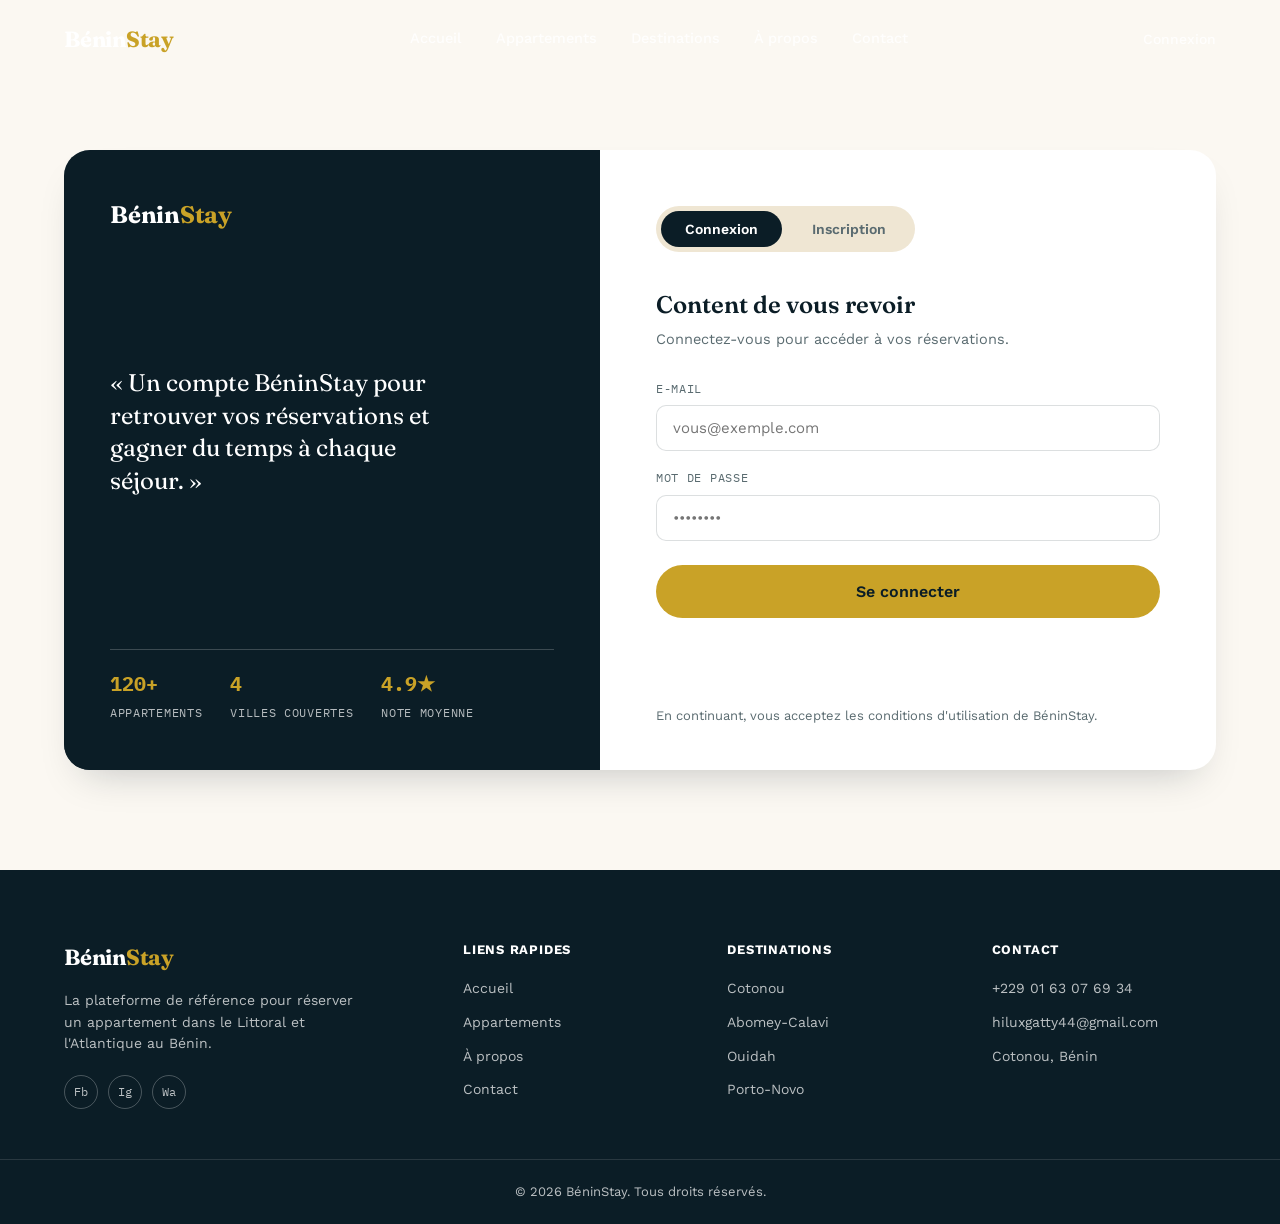
<file: compte.html>
<!DOCTYPE html>
<html lang="fr">
<head>
  <meta charset="UTF-8">
  <meta name="viewport" content="width=device-width, initial-scale=1.0">
  <title>Connexion / Inscription — BéninStay</title>

  <link rel="preconnect" href="https://fonts.googleapis.com">
  <link rel="preconnect" href="https://fonts.gstatic.com" crossorigin>
  <link href="https://fonts.googleapis.com/css2?family=Fraunces:ital,opsz,wght@0,9..144,400;0,9..144,600;0,9..144,700;1,9..144,500&family=Work+Sans:wght@400;500;600;700&family=IBM+Plex+Mono:wght@500&display=swap" rel="stylesheet">

  <link rel="stylesheet" href="css/style.css">
</head>
<body>

  <!-- ============================== -->
  <!-- NAVBAR -->
  <!-- ============================== -->
  <header class="navbar navbar--solid" id="navbar">
    <div class="navbar__inner">
      <a href="index.html" class="navbar__logo">Bénin<span>Stay</span></a>

      <nav class="navbar__links" id="navLinks">
        <a href="index.html">Accueil</a>
        <a href="appartements.html">Appartements</a>
        <a href="index.html#destinations">Destinations</a>
        <a href="index.html#apropos">À propos</a>
        <a href="contact.html">Contact</a>
      </nav>

      <div class="navbar__actions">
        <span id="navAuthSlot"><a href="compte.html" class="navbar__login">Connexion</a></span>
        <button class="navbar__burger" id="navBurger" aria-label="Ouvrir le menu" aria-expanded="false">
          <span></span>
          <span></span>
          <span></span>
        </button>
      </div>
    </div>
  </header>

  <!-- ============================== -->
  <!-- ESPACE UTILISATEUR -->
  <!-- ============================== -->
  <section class="auth">
    <div class="auth__card">

      <!-- Panneau visuel -->
      <div class="auth__visual">
        <div class="auth__visual-top">
          <a href="index.html" class="navbar__logo">Bénin<span>Stay</span></a>
        </div>
        <div class="auth__visual-quote">
          <p>« Un compte BéninStay pour retrouver vos réservations et gagner du temps à chaque séjour. »</p>
        </div>
        <div class="auth__visual-stats">
          <div><strong>120+</strong><span>Appartements</span></div>
          <div><strong>4</strong><span>Villes couvertes</span></div>
          <div><strong>4.9★</strong><span>Note moyenne</span></div>
        </div>
      </div>

      <!-- Panneau formulaire -->
      <div class="auth__panel">
        <div class="auth__tabs">
          <button type="button" class="auth__tab is-active" data-target="formConnexion">Connexion</button>
          <button type="button" class="auth__tab" data-target="formInscription">Inscription</button>
        </div>

        <!-- Formulaire Connexion -->
        <div class="auth__form is-active" id="formConnexion">
          <h2>Content de vous revoir</h2>
          <p>Connectez-vous pour accéder à vos réservations.</p>

          <form id="loginForm" novalidate>
            <div class="form-field">
              <label for="loginEmail">E-mail</label>
              <input type="email" id="loginEmail" name="email" placeholder="vous@exemple.com" required>
            </div>
            <div class="form-field">
              <label for="loginPassword">Mot de passe</label>
              <input type="password" id="loginPassword" name="password" placeholder="••••••••" required>
            </div>

            <button type="submit" class="btn btn--gold btn--lg auth__submit">Se connecter</button>
          </form>

          <p class="auth__message" id="loginMessage"></p>
        </div>

        <!-- Formulaire Inscription -->
        <div class="auth__form" id="formInscription">
          <h2>Créer un compte</h2>
          <p>Rejoignez BéninStay en quelques secondes.</p>

          <form id="registerForm" novalidate>
            <div class="form-field">
              <label for="regName">Nom complet</label>
              <input type="text" id="regName" name="nom" placeholder="Votre nom" required>
            </div>
            <div class="form-field">
              <label for="regEmail">E-mail</label>
              <input type="email" id="regEmail" name="email" placeholder="vous@exemple.com" required>
            </div>
            <div class="form-field">
              <label for="regPhone">Téléphone</label>
              <input type="tel" id="regPhone" name="telephone" placeholder="Ex : 97 00 00 00" required>
            </div>
            <div class="form-field">
              <label for="regPassword">Mot de passe</label>
              <input type="password" id="regPassword" name="password" placeholder="6 caractères minimum" required minlength="6">
            </div>

            <button type="submit" class="btn btn--gold btn--lg auth__submit">Créer mon compte</button>
          </form>

          <p class="auth__message" id="registerMessage"></p>
        </div>

        <p class="auth__foot">
          En continuant, vous acceptez les conditions d'utilisation de BéninStay.
        </p>
      </div>

    </div>
  </section>

  <!-- ============================== -->
  <!-- FOOTER -->
  <!-- ============================== -->
  <footer class="footer">
    <div class="footer__inner">
      <div class="footer__brand">
        <a href="index.html" class="navbar__logo navbar__logo--footer">Bénin<span>Stay</span></a>
        <p>La plateforme de référence pour réserver un appartement dans le Littoral et l'Atlantique au Bénin.</p>
        <div class="footer__social">
          <a href="#" aria-label="Facebook">Fb</a>
          <a href="#" aria-label="Instagram">Ig</a>
          <a href="#" aria-label="WhatsApp">Wa</a>
        </div>
      </div>

      <div class="footer__col">
        <h4>Liens rapides</h4>
        <a href="index.html">Accueil</a>
        <a href="appartements.html">Appartements</a>
        <a href="index.html#apropos">À propos</a>
        <a href="contact.html">Contact</a>
      </div>

      <div class="footer__col">
        <h4>Destinations</h4>
        <a href="appartements.html">Cotonou</a>
        <a href="appartements.html">Abomey-Calavi</a>
        <a href="appartements.html">Ouidah</a>
        <a href="appartements.html">Porto-Novo</a>
      </div>

      <div class="footer__col">
        <h4>Contact</h4>
        <a href="tel:+2290163076934">+229 01 63 07 69 34</a>
        <a href="mailto:hiluxgatty44@gmail.com">hiluxgatty44@gmail.com</a>
        <span>Cotonou, Bénin</span>
      </div>
    </div>

    <div class="footer__bottom">
      <p>© 2026 BéninStay. Tous droits réservés.</p>
    </div>
  </footer>

  <script src="js/script.js"></script>
</body>
</html>
</file>
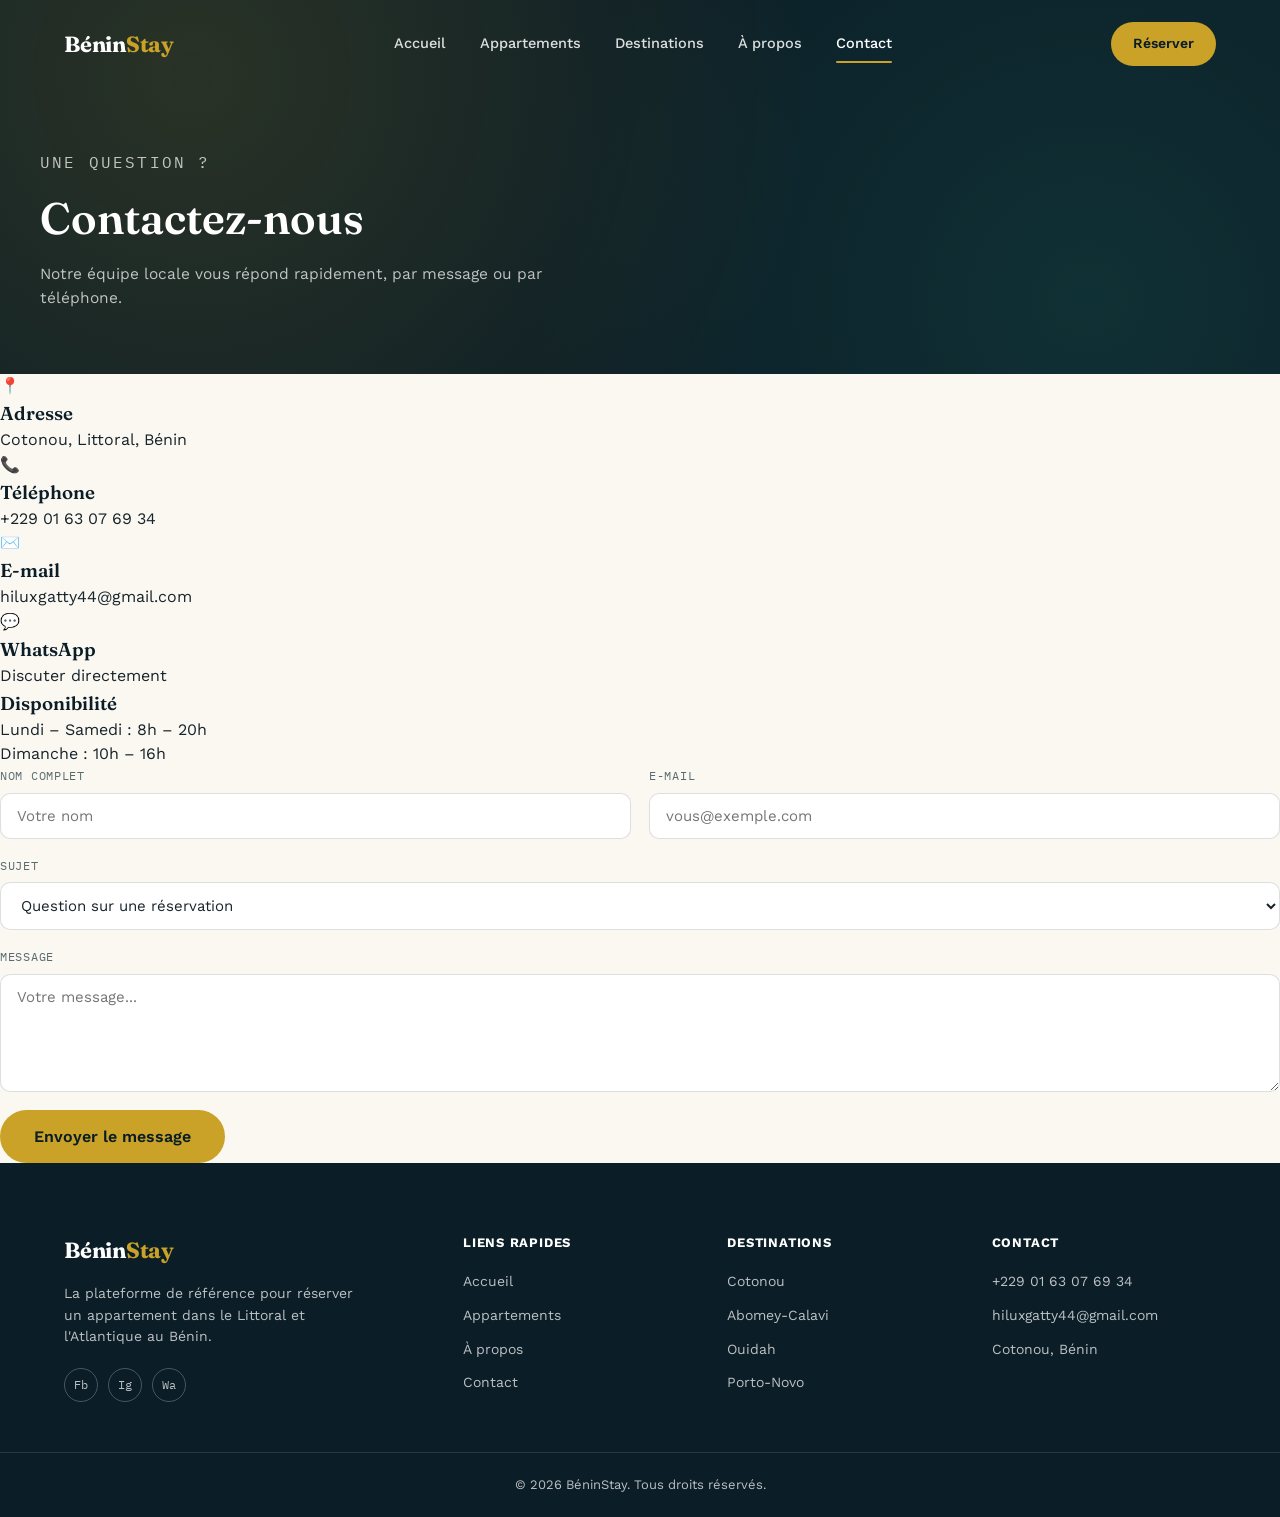
<file: contact.html>
<!DOCTYPE html>
<html lang="fr">
<head>
  <meta charset="UTF-8">
  <meta name="viewport" content="width=device-width, initial-scale=1.0">
  <title>Contact — BéninStay</title>

  <link rel="preconnect" href="https://fonts.googleapis.com">
  <link rel="preconnect" href="https://fonts.gstatic.com" crossorigin>
  <link href="https://fonts.googleapis.com/css2?family=Fraunces:ital,opsz,wght@0,9..144,400;0,9..144,600;0,9..144,700;1,9..144,500&family=Work+Sans:wght@400;500;600;700&family=IBM+Plex+Mono:wght@500&display=swap" rel="stylesheet">

  <link rel="stylesheet" href="css/style.css">
</head>
<body>

  <!-- ============================== -->
  <!-- NAVBAR -->
  <!-- ============================== -->
  <header class="navbar navbar--solid" id="navbar">
    <div class="navbar__inner">
      <a href="index.html" class="navbar__logo">Bénin<span>Stay</span></a>

      <nav class="navbar__links" id="navLinks">
        <a href="index.html">Accueil</a>
        <a href="appartements.html">Appartements</a>
        <a href="index.html#destinations">Destinations</a>
        <a href="index.html#apropos">À propos</a>
        <a href="contact.html" class="active">Contact</a>
      </nav>

      <div class="navbar__actions">
        <a href="appartements.html" class="btn btn--gold navbar__cta">Réserver</a>
        <button class="navbar__burger" id="navBurger" aria-label="Ouvrir le menu" aria-expanded="false">
          <span></span>
          <span></span>
          <span></span>
        </button>
      </div>
    </div>
  </header>

  <!-- ============================== -->
  <!-- EN-TÊTE DE PAGE -->
  <!-- ============================== -->
  <section class="page-header page-header--compact">
    <div class="page-header__inner">
      <p class="eyebrow eyebrow--light">Une question ?</p>
      <h1>Contactez-nous</h1>
      <p>Notre équipe locale vous répond rapidement, par message ou par téléphone.</p>
    </div>
  </section>

  <!-- ============================== -->
  <!-- CONTENU : COORDONNÉES + FORMULAIRE -->
  <!-- ============================== -->
  <section class="contact">

    <div class="contact__info">
      <div class="contact-block">
        <span class="contact-block__icon">📍</span>
        <div>
          <h3>Adresse</h3>
          <p>Cotonou, Littoral, Bénin</p>
        </div>
      </div>
      <div class="contact-block">
        <span class="contact-block__icon">📞</span>
        <div>
          <h3>Téléphone</h3>
          <p><a href="tel:+2290163076934">+229 01 63 07 69 34</a></p>
        </div>
      </div>
      <div class="contact-block">
        <span class="contact-block__icon">✉️</span>
        <div>
          <h3>E-mail</h3>
          <p><a href="hiluxgatty44@gmail.com">hiluxgatty44@gmail.com</a></p>
        </div>
      </div>
      <div class="contact-block">
        <span class="contact-block__icon">💬</span>
        <div>
          <h3>WhatsApp</h3>
          <p><a href="https://wa.me/2290163076934" target="_blank" rel="noopener">Discuter directement</a></p>
        </div>
      </div>

      <div class="contact-hours">
        <h3>Disponibilité</h3>
        <p>Lundi – Samedi : 8h – 20h</p>
        <p>Dimanche : 10h – 16h</p>
      </div>
    </div>

    <div class="contact__form">
      <form id="contactForm">
        <div class="form-row">
          <div class="form-field">
            <label for="contactName">Nom complet</label>
            <input type="text" id="contactName" name="nom" placeholder="Votre nom" required>
          </div>
          <div class="form-field">
            <label for="contactEmail">E-mail</label>
            <input type="email" id="contactEmail" name="email" placeholder="vous@exemple.com" required>
          </div>
        </div>

        <div class="form-field">
          <label for="contactSubject">Sujet</label>
          <select id="contactSubject" name="sujet">
            <option value="reservation">Question sur une réservation</option>
            <option value="appartement">Proposer mon appartement</option>
            <option value="partenariat">Partenariat</option>
            <option value="autre">Autre</option>
          </select>
        </div>

        <div class="form-field">
          <label for="contactMessage">Message</label>
          <textarea id="contactMessage" name="message" rows="5" placeholder="Votre message..." required></textarea>
        </div>

        <button type="submit" class="btn btn--gold btn--lg contact__submit">Envoyer le message</button>
      </form>

      <!-- Message de confirmation affiché après envoi (simulation frontend, pas de serveur pour l'instant) -->
      <div class="contact__success" id="contactSuccess" hidden>
        <span class="contact__success-icon">✓</span>
        <h3>Message envoyé</h3>
        <p>Merci, nous revenons vers vous très rapidement.</p>
      </div>
    </div>

  </section>

  <!-- ============================== -->
  <!-- FOOTER -->
  <!-- ============================== -->
  <footer class="footer">
    <div class="footer__inner">
      <div class="footer__brand">
        <a href="index.html" class="navbar__logo navbar__logo--footer">Bénin<span>Stay</span></a>
        <p>La plateforme de référence pour réserver un appartement dans le Littoral et l'Atlantique au Bénin.</p>
        <div class="footer__social">
          <a href="#" aria-label="Facebook">Fb</a>
          <a href="#" aria-label="Instagram">Ig</a>
          <a href="#" aria-label="WhatsApp">Wa</a>
        </div>
      </div>

      <div class="footer__col">
        <h4>Liens rapides</h4>
        <a href="index.html">Accueil</a>
        <a href="appartements.html">Appartements</a>
        <a href="index.html#apropos">À propos</a>
        <a href="contact.html">Contact</a>
      </div>

      <div class="footer__col">
        <h4>Destinations</h4>
        <a href="appartements.html">Cotonou</a>
        <a href="appartements.html">Abomey-Calavi</a>
        <a href="appartements.html">Ouidah</a>
        <a href="appartements.html">Porto-Novo</a>
      </div>

      <div class="footer__col">
        <h4>Contact</h4>
        <a href="tel:+2290163076934">+229 01 63 07 69 34</a>
        <a href="mailto:hiluxgatty44@gmail.com">hiluxgatty44@gmail.com</a>
        <span>Cotonou, Bénin</span>
      </div>
    </div>

    <div class="footer__bottom">
      <p>© 2026 BéninStay. Tous droits réservés.</p>
    </div>
  </footer>

  <script src="js/script.js"></script>
</body>
</html>
</file>
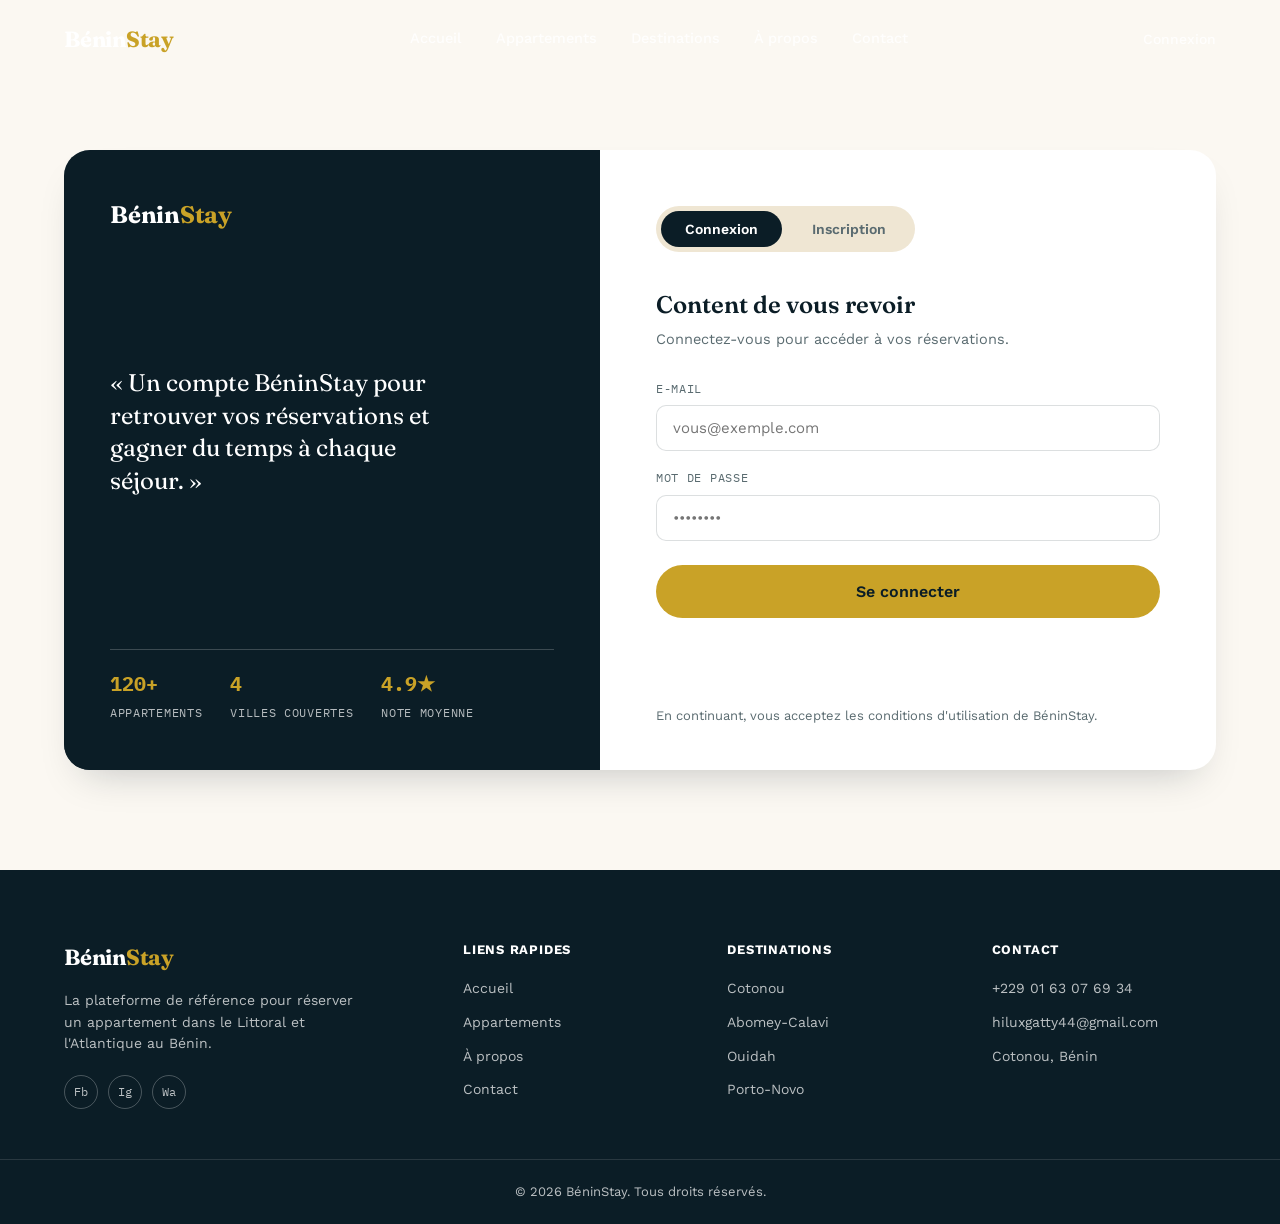
<file: mom-compte.html>
<!DOCTYPE html>
<html lang="fr">
<head>
  <meta charset="UTF-8">
  <meta name="viewport" content="width=device-width, initial-scale=1.0">
  <title>Mon compte — BéninStay</title>

  <link rel="preconnect" href="https://fonts.googleapis.com">
  <link rel="preconnect" href="https://fonts.gstatic.com" crossorigin>
  <link href="https://fonts.googleapis.com/css2?family=Fraunces:ital,opsz,wght@0,9..144,400;0,9..144,600;0,9..144,700;1,9..144,500&family=Work+Sans:wght@400;500;600;700&family=IBM+Plex+Mono:wght@500&display=swap" rel="stylesheet">

  <link rel="stylesheet" href="css/style.css">
</head>
<body>

  <!-- ============================== -->
  <!-- NAVBAR -->
  <!-- ============================== -->
  <header class="navbar navbar--solid" id="navbar">
    <div class="navbar__inner">
      <a href="index.html" class="navbar__logo">Bénin<span>Stay</span></a>

      <nav class="navbar__links" id="navLinks">
        <a href="index.html">Accueil</a>
        <a href="appartements.html">Appartements</a>
        <a href="index.html#destinations">Destinations</a>
        <a href="index.html#apropos">À propos</a>
        <a href="contact.html">Contact</a>
      </nav>

      <div class="navbar__actions">
        <span id="navAuthSlot"><a href="compte.html" class="navbar__login">Connexion</a></span>
        <button class="navbar__burger" id="navBurger" aria-label="Ouvrir le menu" aria-expanded="false">
          <span></span>
          <span></span>
          <span></span>
        </button>
      </div>
    </div>
  </header>

  <!-- ============================== -->
  <!-- MON COMPTE — HISTORIQUE DES RÉSERVATIONS -->
  <!-- ============================== -->
  <!-- Note : si personne n'est connecté, le script redirige automatiquement vers compte.html -->
  <section class="account">

    <div class="account__head">
      <div>
        <h1>Bonjour, <span id="accountGreeting">—</span></h1>
        <p>Retrouvez ici l'historique de vos réservations.</p>
      </div>
      <button type="button" class="account__logout" id="accountLogout">Se déconnecter</button>
    </div>

    <div class="history-list" id="historyList"></div>

    <div class="account__empty" id="historyEmpty" hidden>
      <h3>Aucune réservation pour l'instant</h3>
      <p>Vos futures réservations apparaîtront ici dès leur confirmation.</p>
      <a href="appartements.html" class="btn btn--gold">Découvrir les appartements</a>
    </div>

  </section>

  <!-- ============================== -->
  <!-- FOOTER -->
  <!-- ============================== -->
  <footer class="footer">
    <div class="footer__inner">
      <div class="footer__brand">
        <a href="index.html" class="navbar__logo navbar__logo--footer">Bénin<span>Stay</span></a>
        <p>La plateforme de référence pour réserver un appartement dans le Littoral et l'Atlantique au Bénin.</p>
        <div class="footer__social">
          <a href="#" aria-label="Facebook">Fb</a>
          <a href="#" aria-label="Instagram">Ig</a>
          <a href="#" aria-label="WhatsApp">Wa</a>
        </div>
      </div>

      <div class="footer__col">
        <h4>Liens rapides</h4>
        <a href="index.html">Accueil</a>
        <a href="appartements.html">Appartements</a>
        <a href="index.html#apropos">À propos</a>
        <a href="contact.html">Contact</a>
      </div>

      <div class="footer__col">
        <h4>Destinations</h4>
        <a href="appartements.html">Cotonou</a>
        <a href="appartements.html">Abomey-Calavi</a>
        <a href="appartements.html">Ouidah</a>
        <a href="appartements.html">Porto-Novo</a>
      </div>

      <div class="footer__col">
        <h4>Contact</h4>
        <a href="tel:+2290163076934">+229 01 63 07 69 34</a>
        <a href="mailto:hiluxgatty44@gmail.com">hiluxgatty44@gmail.com</a>
        <span>Cotonou, Bénin</span>
      </div>
    </div>

    <div class="footer__bottom">
      <p>© 2026 BéninStay. Tous droits réservés.</p>
    </div>
  </footer>

  <script src="js/script.js"></script>
</body>
</html>
</file>
<file: css/style.css>
/* ====================================================================
   BÉNINSTAY — style.css
   Palette : nuit du golfe (bleu très foncé), sable clair, or, teal océan
   Typo : Fraunces (titres) / Work Sans (texte) / IBM Plex Mono (prix)
   ==================================================================== */

/* ---------- 1. VARIABLES ---------- */
:root {
  /* Couleurs */
  --color-ink: #0B1D26;        /* bleu nuit profond - fonds sombres, texte fort */
  --color-ink-soft: #16303D;   /* variante un peu plus claire pour dégradés */
  --color-sand: #FBF8F2;       /* fond clair principal */
  --color-sand-deep: #EFE6D3;  /* fond clair alterné (sections "tint") */
  --color-gold: #C9A227;       /* accent chaleureux - CTA, prix, détails */
  --color-gold-dark: #A9860F;
  --color-teal: #1F6F63;       /* accent océan - liens, badges */
  --color-text: #17242B;       /* texte principal sur fond clair */
  --color-text-muted: #5A6B70;
  --color-white: #FFFFFF;

  /* Typo */
  --font-display: "Fraunces", serif;
  --font-body: "Work Sans", sans-serif;
  --font-mono: "IBM Plex Mono", monospace;

  /* Rayons / ombres */
  --radius-sm: 10px;
  --radius-md: 16px;
  --radius-lg: 26px;
  --shadow-soft: 0 20px 40px -20px rgba(11, 29, 38, 0.25);
  --shadow-card: 0 12px 30px -14px rgba(11, 29, 38, 0.28);

  --container-w: 1200px;
}

/* ---------- 2. RESET ---------- */
* { margin: 0; padding: 0; box-sizing: border-box; }

html { scroll-behavior: smooth; }

body {
  font-family: var(--font-body);
  color: var(--color-text);
  background: var(--color-sand);
  line-height: 1.55;
  overflow-x: hidden; /* évite tout débordement horizontal sur mobile */
}

img { display: block; max-width: 100%; }

a { text-decoration: none; color: inherit; }

ul { list-style: none; }

button { font-family: inherit; cursor: pointer; border: none; background: none; }

h1, h2, h3 { font-family: var(--font-display); font-weight: 600; color: var(--color-ink); }

/* conteneur générique centré */
.section {
  padding: 96px 24px;
  max-width: var(--container-w);
  margin: 0 auto;
}
.section--tint { background: var(--color-sand-deep); max-width: none; padding-left: 0; padding-right: 0; }
.section--tint > * { max-width: var(--container-w); margin-left: auto; margin-right: auto; padding-left: 24px; padding-right: 24px; }

.eyebrow {
  font-family: var(--font-mono);
  font-size: 12px;
  letter-spacing: 0.14em;
  text-transform: uppercase;
  color: var(--color-teal);
  margin-bottom: 10px;
}
.eyebrow--light { color: var(--color-gold); }

.section__head {
  display: flex;
  align-items: flex-end;
  justify-content: space-between;
  gap: 24px;
  margin-bottom: 44px;
  flex-wrap: wrap;
}
.section__title { font-size: clamp(28px, 3.4vw, 38px); }

.link-arrow {
  font-family: var(--font-mono);
  font-size: 14px;
  color: var(--color-ink);
  border-bottom: 1px solid var(--color-ink);
  padding-bottom: 2px;
  white-space: nowrap;
  transition: color .2s ease, border-color .2s ease;
}
.link-arrow:hover { color: var(--color-gold-dark); border-color: var(--color-gold-dark); }

/* ---------- 3. BOUTONS ---------- */
.btn {
  display: inline-flex;
  align-items: center;
  justify-content: center;
  gap: 8px;
  padding: 14px 28px;
  border-radius: 999px;
  font-weight: 600;
  font-size: 15px;
  transition: transform .2s ease, box-shadow .2s ease, background .2s ease, color .2s ease;
  white-space: nowrap;
}
.btn--gold {
  background: var(--color-gold);
  color: var(--color-ink);
}
.btn--gold:hover { background: var(--color-gold-dark); transform: translateY(-2px); box-shadow: var(--shadow-soft); }

.btn--ghost {
  background: transparent;
  color: var(--color-ink);
  border: 1.5px solid rgba(11, 29, 38, 0.18);
}
.btn--ghost:hover { border-color: var(--color-ink); }

.btn--lg { padding: 17px 34px; font-size: 16px; }
.btn--sm { padding: 10px 18px; font-size: 13px; }

/* ---------- 4. NAVBAR ---------- */
.navbar {
  position: fixed;
  top: 0;
  left: 0;
  right: 0;
  z-index: 100;
  padding: 22px 0;
  transition: background .3s ease, padding .3s ease, box-shadow .3s ease;
}
.navbar__inner {
  max-width: var(--container-w);
  margin: 0 auto;
  padding: 0 24px;
  display: flex;
  align-items: center;
  justify-content: space-between;
  gap: 24px;
}

.navbar__logo {
  font-family: var(--font-display);
  font-size: 22px;
  font-weight: 700;
  color: var(--color-white);
  letter-spacing: -0.01em;
}
.navbar__logo span { color: var(--color-gold); }
.navbar__logo--footer { color: var(--color-white); }

.navbar__links {
  display: flex;
  align-items: center;
  gap: 34px;
}
.navbar__links a {
  font-size: 14.5px;
  font-weight: 500;
  color: rgba(255,255,255,0.85);
  position: relative;
  padding: 4px 0;
}
.navbar__links a.active,
.navbar__links a:hover { color: var(--color-white); }
.navbar__links a.active::after {
  content: "";
  position: absolute;
  left: 0; right: 0; bottom: -4px;
  height: 2px;
  background: var(--color-gold);
  border-radius: 2px;
}

.navbar__actions { display: flex; align-items: center; gap: 18px; }
.navbar__cta { padding: 11px 22px; font-size: 14px; }

/* burger (mobile) : structure prête, comportement ajouté à l'étape JS */
.navbar__burger {
  display: none;
  flex-direction: column;
  gap: 5px;
  width: 26px;
}
.navbar__burger span {
  height: 2px;
  width: 100%;
  background: var(--color-white);
  border-radius: 2px;
}

/* état "scrolled" : sera ajouté en JS pour rendre la navbar opaque au défilement */
.navbar.is-scrolled {
  background: rgba(11, 29, 38, 0.92);
  backdrop-filter: blur(10px);
  padding: 14px 0;
  box-shadow: var(--shadow-card);
}

/* ---------- 5. HERO ---------- */
.hero {
  position: relative;
  min-height: 92vh;
  display: flex;
  align-items: center;
  overflow: hidden;
}
.hero__media {
  position: absolute;
  inset: 0;
  background-image: url("https://images.unsplash.com/photo-1600607687939-ce8a6c25118c?auto=format&fit=crop&w=1600&q=80");
  background-size: cover;
  background-position: center;
  transform: scale(1.06);
  animation: heroZoom 16s ease-in-out infinite alternate;
}
@keyframes heroZoom {
  from { transform: scale(1.06); }
  to   { transform: scale(1); }
}
.hero__overlay {
  position: absolute;
  inset: 0;
  background: linear-gradient(180deg, rgba(11,29,38,0.75) 0%, rgba(11,29,38,0.55) 45%, rgba(11,29,38,0.85) 100%);
}

.hero__content {
  position: relative;
  z-index: 2;
  max-width: var(--container-w);
  margin: 0 auto;
  padding: 0 24px;
  color: var(--color-white);
  animation: heroRise 1s ease both;
}
@keyframes heroRise {
  from { opacity: 0; transform: translateY(18px); }
  to   { opacity: 1; transform: translateY(0); }
}

.hero__title {
  color: var(--color-white);
  font-size: clamp(38px, 6vw, 68px);
  line-height: 1.08;
  letter-spacing: -0.01em;
  margin-bottom: 20px;
}
.hero__subtitle {
  font-size: clamp(16px, 1.6vw, 19px);
  color: rgba(255,255,255,0.88);
  max-width: 480px;
  margin-bottom: 34px;
}

/* signature : ligne de côte du golfe de Guinée en bas du hero */
.hero__coastline {
  position: absolute;
  left: 0; right: 0; bottom: -1px;
  width: 100%;
  height: 90px;
  fill: var(--color-sand);
  z-index: 2;
}

/* ---------- 6. BARRE DE RECHERCHE ---------- */
.search-wrap {
  position: relative;
  z-index: 5;
  max-width: var(--container-w);
  margin: -58px auto 0;
  padding: 0 24px;
}
.search-bar {
  background: var(--color-white);
  border-radius: var(--radius-lg);
  box-shadow: var(--shadow-soft);
  padding: 14px 14px 14px 28px;
  display: flex;
  align-items: center;
  gap: 0;
}
.search-field {
  flex: 1;
  display: flex;
  flex-direction: column;
  gap: 4px;
  padding: 6px 20px;
}
.search-field label {
  font-family: var(--font-mono);
  font-size: 11px;
  text-transform: uppercase;
  letter-spacing: 0.08em;
  color: var(--color-text-muted);
}
.search-field select,
.search-field input {
  border: none;
  font-family: var(--font-body);
  font-size: 15px;
  font-weight: 600;
  color: var(--color-ink);
  background: transparent;
  appearance: none;
}
.search-field select:focus,
.search-field input:focus { outline: none; }

.search-divider {
  width: 1px;
  align-self: stretch;
  background: rgba(11,29,38,0.08);
}

.search-submit {
  display: flex;
  align-items: center;
  gap: 8px;
  background: var(--color-ink);
  color: var(--color-white);
  padding: 15px 26px;
  border-radius: 999px;
  font-weight: 600;
  font-size: 14.5px;
  flex-shrink: 0;
  transition: background .2s ease, transform .2s ease;
}
.search-submit:hover { background: var(--color-teal); transform: translateY(-2px); }

/* ---------- 7. CARTES APPARTEMENT ---------- */
.cards-grid {
  display: grid;
  grid-template-columns: repeat(3, 1fr);
  gap: 28px;
}

.apt-card {
  background: var(--color-white);
  border-radius: var(--radius-md);
  overflow: hidden;
  box-shadow: var(--shadow-card);
  transition: transform .3s ease, box-shadow .3s ease;
}
.apt-card:hover {
  transform: translateY(-6px);
  box-shadow: 0 24px 44px -18px rgba(11,29,38,0.32);
}

.apt-card__media { position: relative; aspect-ratio: 4/3; overflow: hidden; }
.apt-card__media img { width: 100%; height: 100%; object-fit: cover; transition: transform .5s ease; }
.apt-card:hover .apt-card__media img { transform: scale(1.08); }

.apt-card__badge {
  position: absolute;
  top: 14px; left: 14px;
  background: var(--color-gold);
  color: var(--color-ink);
  font-size: 11.5px;
  font-weight: 700;
  padding: 6px 12px;
  border-radius: 999px;
}

.apt-card__body { padding: 22px; }
.apt-card__top { display: flex; align-items: center; justify-content: space-between; gap: 10px; margin-bottom: 6px; }
.apt-card__top h3 { font-size: 19px; }
.apt-card__rating { font-family: var(--font-mono); font-size: 13px; color: var(--color-gold-dark); }

.apt-card__location { font-size: 14px; color: var(--color-text-muted); margin-bottom: 4px; }
.apt-card__meta { font-size: 13.5px; color: var(--color-text-muted); margin-bottom: 18px; }

.apt-card__bottom {
  display: flex;
  align-items: center;
  justify-content: space-between;
  gap: 12px;
  padding-top: 16px;
  border-top: 1px solid rgba(11,29,38,0.08);
  flex-wrap: wrap;
}
.apt-card__price { font-family: var(--font-mono); font-size: 13px; color: var(--color-text-muted); }
.apt-card__price span { font-size: 17px; font-weight: 600; color: var(--color-ink); }
.apt-card__actions { display: flex; gap: 8px; }

/* ---------- 8. DESTINATIONS ---------- */
.dest-grid {
  display: grid;
  grid-template-columns: 1.4fr 1fr 1fr;
  grid-template-rows: 1fr 1fr;
  gap: 20px;
}
.dest-card--lg { grid-row: span 2; }

.dest-card {
  position: relative;
  border-radius: var(--radius-md);
  overflow: hidden;
  min-height: 220px;
  display: block;
}
.dest-card img { width: 100%; height: 100%; object-fit: cover; position: absolute; inset: 0; transition: transform .5s ease; }
.dest-card:hover img { transform: scale(1.07); }
.dest-card::after {
  content: "";
  position: absolute; inset: 0;
  background: linear-gradient(180deg, rgba(11,29,38,0) 40%, rgba(11,29,38,0.75) 100%);
}
.dest-card__label {
  position: absolute; left: 20px; bottom: 18px; z-index: 2;
  color: var(--color-white);
}
.dest-card__label h3 { color: var(--color-white); font-size: 21px; margin-bottom: 2px; }
.dest-card__label span { font-family: var(--font-mono); font-size: 12.5px; color: var(--color-sand-deep); }

/* ---------- 9. POURQUOI BÉNINSTAY ---------- */
.features-grid {
  display: grid;
  grid-template-columns: repeat(4, 1fr);
  gap: 24px;
}
.feature {
  background: var(--color-white);
  border: 1px solid rgba(11,29,38,0.08);
  border-radius: var(--radius-md);
  padding: 30px 24px;
  transition: transform .25s ease, box-shadow .25s ease;
}
.feature:hover { transform: translateY(-4px); box-shadow: var(--shadow-card); }
.feature__icon { font-size: 26px; margin-bottom: 16px; }
.feature h3 { font-size: 17px; margin-bottom: 8px; }
.feature p { font-size: 14px; color: var(--color-text-muted); }

/* ---------- 10. GALERIE ---------- */
.gallery {
  display: grid;
  grid-template-columns: repeat(3, 1fr);
  gap: 16px;
}
.gallery__item { border-radius: var(--radius-sm); overflow: hidden; aspect-ratio: 1/1; }
.gallery__item img { width: 100%; height: 100%; object-fit: cover; transition: transform .5s ease, filter .5s ease; }
.gallery__item:hover img { transform: scale(1.1); }

/* ---------- 11. AVIS CLIENTS ---------- */
.testimonials {
  display: grid;
  grid-template-columns: repeat(3, 1fr);
  gap: 24px;
}
.testimonial {
  background: var(--color-white);
  border-radius: var(--radius-md);
  padding: 28px;
  box-shadow: var(--shadow-card);
}
.testimonial__stars { color: var(--color-gold); letter-spacing: 2px; margin-bottom: 12px; }
.testimonial__text { font-size: 14.5px; color: var(--color-text); margin-bottom: 22px; }
.testimonial__author { display: flex; align-items: center; gap: 12px; }
.testimonial__avatar {
  width: 40px; height: 40px; border-radius: 50%;
  background: var(--color-ink);
  color: var(--color-white);
  display: flex; align-items: center; justify-content: center;
  font-family: var(--font-mono); font-size: 13px; font-weight: 600;
  flex-shrink: 0;
}
.testimonial__author strong { display: block; font-size: 14px; }
.testimonial__author span { font-size: 12.5px; color: var(--color-text-muted); }

/* ---------- 12. CALL TO ACTION ---------- */
.cta {
  background: var(--color-ink);
  background-image: radial-gradient(circle at 80% 20%, rgba(201,162,39,0.18), transparent 55%);
  padding: 90px 24px;
  text-align: center;
}
.cta__inner { max-width: 620px; margin: 0 auto; }
.cta h2 { color: var(--color-white); font-size: clamp(26px, 3.6vw, 38px); margin-bottom: 14px; }
.cta p { color: rgba(255,255,255,0.75); margin-bottom: 30px; font-size: 16px; }

/* ---------- 13. FOOTER ---------- */
.footer { background: var(--color-ink); color: rgba(255,255,255,0.72); padding-top: 70px; }
.footer__inner {
  max-width: var(--container-w);
  margin: 0 auto;
  padding: 0 24px 50px;
  display: grid;
  grid-template-columns: 1.6fr 1fr 1fr 1fr;
  gap: 40px;
}
.footer__brand p { font-size: 14px; margin: 16px 0 20px; max-width: 300px; }
.footer__social { display: flex; gap: 10px; }
.footer__social a {
  width: 34px; height: 34px; border-radius: 50%;
  border: 1px solid rgba(255,255,255,0.25);
  display: flex; align-items: center; justify-content: center;
  font-size: 12px; font-family: var(--font-mono);
  transition: background .2s ease, border-color .2s ease;
}
.footer__social a:hover { background: var(--color-gold); border-color: var(--color-gold); color: var(--color-ink); }

.footer__col { display: flex; flex-direction: column; gap: 12px; }
.footer__col h4 { color: var(--color-white); font-family: var(--font-body); font-size: 13px; text-transform: uppercase; letter-spacing: 0.06em; margin-bottom: 6px; }
.footer__col a, .footer__col span { font-size: 14px; }
.footer__col a:hover { color: var(--color-white); }

.footer__bottom {
  border-top: 1px solid rgba(255,255,255,0.12);
  padding: 22px 24px;
  text-align: center;
  font-size: 13px;
}

/* ---------- 14. EN-TÊTE DE PAGE (page-header) ---------- */
.page-header {
  position: relative;
  background: var(--color-ink);
  background-image: radial-gradient(circle at 15% 20%, rgba(201,162,39,0.16), transparent 55%),
                     radial-gradient(circle at 85% 80%, rgba(31,111,99,0.24), transparent 50%);
  padding: 168px 24px 90px;
  overflow: hidden;
}
.page-header--compact { padding: 150px 24px 64px; }
.page-header__inner { max-width: var(--container-w); margin: 0 auto; }
.page-header h1 { color: var(--color-white); font-size: clamp(30px, 4vw, 44px); margin-bottom: 10px; }
.page-header p { color: rgba(255,255,255,0.72); font-size: 15.5px; max-width: 520px; }

/* ---------- 15. FIL D'ARIANE (breadcrumb) ---------- */
.breadcrumb { background: var(--color-sand-deep); }
.breadcrumb__inner {
  max-width: var(--container-w);
  margin: 0 auto;
  padding: 110px 24px 16px;
  display: flex;
  align-items: center;
  gap: 8px;
  font-family: var(--font-mono);
  font-size: 12.5px;
  color: var(--color-text-muted);
}
.breadcrumb__inner a:hover { color: var(--color-ink); }
.breadcrumb__current { color: var(--color-ink); font-weight: 600; }

/* ---------- 16. FORMULAIRES (partagé : contact, réservation, compte) ---------- */
.form-row { display: grid; grid-template-columns: 1fr 1fr; gap: 18px; }
.form-field { display: flex; flex-direction: column; gap: 7px; margin-bottom: 18px; }
.form-field label {
  font-family: var(--font-mono);
  font-size: 12px;
  text-transform: uppercase;
  letter-spacing: 0.06em;
  color: var(--color-text-muted);
}
.form-field input,
.form-field select,
.form-field textarea {
  border: 1.5px solid rgba(11,29,38,0.14);
  border-radius: var(--radius-sm);
  padding: 13px 16px;
  font-family: var(--font-body);
  font-size: 15px;
  color: var(--color-text);
  background: var(--color-white);
  transition: border-color .2s ease, box-shadow .2s ease;
}
.form-field textarea { resize: vertical; min-height: 90px; }
.form-field input:focus,
.form-field select:focus,
.form-field textarea:focus {
  outline: none;
  border-color: var(--color-gold);
  box-shadow: 0 0 0 3px rgba(201,162,39,0.15);
}
.form-field--error input,
.form-field--error select,
.form-field--error textarea { border-color: #C0392B; }
.form-field__error {
  font-size: 12.5px;
  color: #C0392B;
  display: none;
}
.form-field--error .form-field__error { display: block; }

/* ---------- 17. ESPACE UTILISATEUR (connexion / inscription) ---------- */
.auth {
  padding: 150px 24px 100px;
  max-width: var(--container-w);
  margin: 0 auto;
}
.auth__card {
  display: grid;
  grid-template-columns: 1fr 1.15fr;
  background: var(--color-white);
  border-radius: var(--radius-lg);
  box-shadow: var(--shadow-soft);
  overflow: hidden;
  min-height: 620px;
}

/* panneau visuel gauche */
.auth__visual {
  position: relative;
  background: var(--color-ink);
  background-image:
    linear-gradient(180deg, rgba(11,29,38,0.35) 0%, rgba(11,29,38,0.92) 100%),
    url("https://images.unsplash.com/photo-1590490360182-c33d57733427?auto=format&fit=crop&w=900&q=80");
  background-size: cover;
  background-position: center;
  padding: 46px;
  display: flex;
  flex-direction: column;
  justify-content: space-between;
  color: var(--color-white);
}
.auth__visual-top .navbar__logo { font-size: 24px; }
.auth__visual-quote { max-width: 360px; }
.auth__visual-quote p {
  font-family: var(--font-display);
  font-size: 24px;
  line-height: 1.35;
  margin-bottom: 18px;
}
.auth__visual-stats {
  display: flex;
  gap: 28px;
  font-family: var(--font-mono);
  padding-top: 18px;
  border-top: 1px solid rgba(255,255,255,0.2);
}
.auth__visual-stats strong { display: block; font-size: 20px; color: var(--color-gold); }
.auth__visual-stats span { font-size: 11.5px; color: rgba(255,255,255,0.7); text-transform: uppercase; letter-spacing: 0.06em; }

/* panneau formulaire droit */
.auth__panel {
  padding: 56px 56px 44px;
  display: flex;
  flex-direction: column;
}
.auth__tabs {
  display: flex;
  gap: 6px;
  background: var(--color-sand-deep);
  border-radius: 999px;
  padding: 5px;
  margin-bottom: 34px;
  width: fit-content;
}
.auth__tab {
  padding: 10px 24px;
  border-radius: 999px;
  font-size: 14px;
  font-weight: 600;
  color: var(--color-text-muted);
  transition: background .2s ease, color .2s ease;
}
.auth__tab.is-active { background: var(--color-ink); color: var(--color-white); }

.auth__form { display: none; }
.auth__form.is-active { display: block; animation: authFade .35s ease both; }
@keyframes authFade { from { opacity: 0; transform: translateY(6px); } to { opacity: 1; transform: translateY(0); } }

.auth__form h2 { font-size: 24px; margin-bottom: 6px; }
.auth__form > p { color: var(--color-text-muted); font-size: 14.5px; margin-bottom: 28px; }

.auth__submit { width: 100%; margin-top: 6px; }

.auth__message {
  margin-top: 16px;
  padding: 12px 16px;
  border-radius: var(--radius-sm);
  font-size: 13.5px;
  display: none;
}
.auth__message.is-visible { display: block; }
.auth__message--success { background: rgba(31,111,99,0.12); color: var(--color-teal); }
.auth__message--error { background: rgba(192,57,43,0.1); color: #C0392B; }

.auth__foot {
  margin-top: auto;
  padding-top: 24px;
  font-size: 13px;
  color: var(--color-text-muted);
}

/* ---------- 18. MINI ÉTAT DE CONNEXION (navbar) ---------- */
.navbar__user {
  font-family: var(--font-mono);
  font-size: 13px;
  color: rgba(255,255,255,0.85);
  display: flex;
  align-items: center;
  gap: 12px;
}
.navbar__user button {
  color: rgba(255,255,255,0.6);
  text-decoration: underline;
  font-size: 12.5px;
}
.navbar__user a { color: var(--color-white); font-weight: 600; }
.navbar__user a:hover { color: var(--color-gold); }

/* ---------- 19. MON COMPTE — historique des réservations ---------- */
.account {
  max-width: var(--container-w);
  margin: 0 auto;
  padding: 150px 24px 100px;
}
.account__head {
  display: flex;
  align-items: flex-end;
  justify-content: space-between;
  gap: 20px;
  margin-bottom: 40px;
  flex-wrap: wrap;
}
.account__head h1 { font-size: clamp(26px, 3.2vw, 36px); margin-bottom: 6px; }
.account__head p { color: var(--color-text-muted); font-size: 14.5px; }
.account__logout {
  font-family: var(--font-mono);
  font-size: 13px;
  color: var(--color-text-muted);
  border: 1.5px solid rgba(11,29,38,0.14);
  border-radius: var(--radius-sm);
  padding: 10px 18px;
}
.account__logout:hover { border-color: var(--color-ink); color: var(--color-ink); }

.history-list { display: flex; flex-direction: column; gap: 16px; }
.history-card {
  display: flex;
  align-items: center;
  justify-content: space-between;
  gap: 20px;
  background: var(--color-white);
  border: 1px solid rgba(11,29,38,0.08);
  border-radius: var(--radius-md);
  padding: 24px 28px;
  flex-wrap: wrap;
}
.history-card__main h3 { font-size: 18px; margin-bottom: 4px; }
.history-card__loc { color: var(--color-text-muted); font-size: 13.5px; margin-bottom: 10px; }
.history-card__dates {
  display: flex;
  gap: 18px;
  font-family: var(--font-mono);
  font-size: 12.5px;
  color: var(--color-text-muted);
  flex-wrap: wrap;
}
.history-card__side { text-align: right; }
.history-card__side strong { display: block; font-size: 17px; margin-bottom: 6px; }
.history-card__status {
  font-family: var(--font-mono);
  font-size: 11.5px;
  text-transform: uppercase;
  letter-spacing: 0.05em;
  color: var(--color-gold);
  background: rgba(201,162,39,0.12);
  padding: 5px 10px;
  border-radius: 999px;
}

.account__empty {
  text-align: center;
  padding: 70px 24px;
  background: var(--color-sand-deep);
  border-radius: var(--radius-md);
}
.account__empty h3 { font-size: 20px; margin-bottom: 8px; }
.account__empty p { color: var(--color-text-muted); font-size: 14.5px; margin-bottom: 22px; }

.navbar__login {
  font-size: 14px;
  font-weight: 500;
  color: rgba(255,255,255,0.85);
}
.navbar__login:hover { color: var(--color-white); }

/* ====================================================================
   14. RESPONSIVE
   ==================================================================== */

/* Tablette : 1024px et moins */
@media (max-width: 1024px) {
  .cards-grid { grid-template-columns: repeat(2, 1fr); }
  .features-grid { grid-template-columns: repeat(2, 1fr); }
  .testimonials { grid-template-columns: repeat(2, 1fr); }
  .dest-grid { grid-template-columns: 1fr 1fr; grid-template-rows: auto; }
  .dest-card--lg { grid-row: span 1; min-height: 260px; }
  .footer__inner { grid-template-columns: 1fr 1fr; }
}

/* Tablette portrait / grand mobile : 768px et moins */
@media (max-width: 768px) {
  .navbar__links {
    display: none;
    position: fixed;
    top: 0;
    left: 0;
    width: 100%;
    height: 100vh;
    flex-direction: column;
    align-items: center;
    justify-content: center;
    gap: 28px;
    background: var(--color-navy, #0B1D26);
    z-index: 999;
  }
  .navbar__links.is-open {
    display: flex;
  }
  .navbar__burger { display: flex; z-index: 1000; }
  .navbar__burger.is-open span:nth-child(1) { transform: translateY(7px) rotate(45deg); }
  .navbar__burger.is-open span:nth-child(2) { opacity: 0; }
  .navbar__burger.is-open span:nth-child(3) { transform: translateY(-7px) rotate(-45deg); }

  .hero { min-height: 100vh; }
  .search-wrap { margin-top: -40px; }
  .search-bar {
    flex-direction: column;
    align-items: stretch;
    padding: 10px;
    gap: 4px;
  }
  .search-field { padding: 12px 16px; }
  .search-divider { display: none; }
  .search-submit { width: 100%; justify-content: center; margin-top: 6px; }

  .cards-grid { grid-template-columns: 1fr; }
  .gallery { grid-template-columns: repeat(2, 1fr); }
  .testimonials { grid-template-columns: 1fr; }
  .dest-grid { grid-template-columns: 1fr; }
  .dest-card--lg { min-height: 220px; }

  .section { padding: 64px 20px; }
  .section__head { flex-direction: column; align-items: flex-start; gap: 12px; }
}

/* Mobile : 480px et moins */
@media (max-width: 480px) {
  .features-grid { grid-template-columns: 1fr; }
  .gallery { grid-template-columns: repeat(2, 1fr); }
  .footer__inner { grid-template-columns: 1fr; padding-bottom: 30px; }
  .navbar__cta { display: none; } /* le bouton "Réserver" reste accessible dans le menu mobile */
}

/* Formulaires et espace utilisateur : tablette portrait / mobile */
@media (max-width: 768px) {
  .form-row { grid-template-columns: 1fr; gap: 0; }
  .auth { padding: 130px 16px 60px; }
  .auth__card { grid-template-columns: 1fr; }
  .auth__visual { display: none; } /* priorité au formulaire sur mobile */
  .auth__panel { padding: 40px 26px 36px; }
  .account { padding: 130px 16px 60px; }
  .history-card { flex-direction: column; align-items: flex-start; }
  .history-card__side { text-align: left; }
}
</file>
